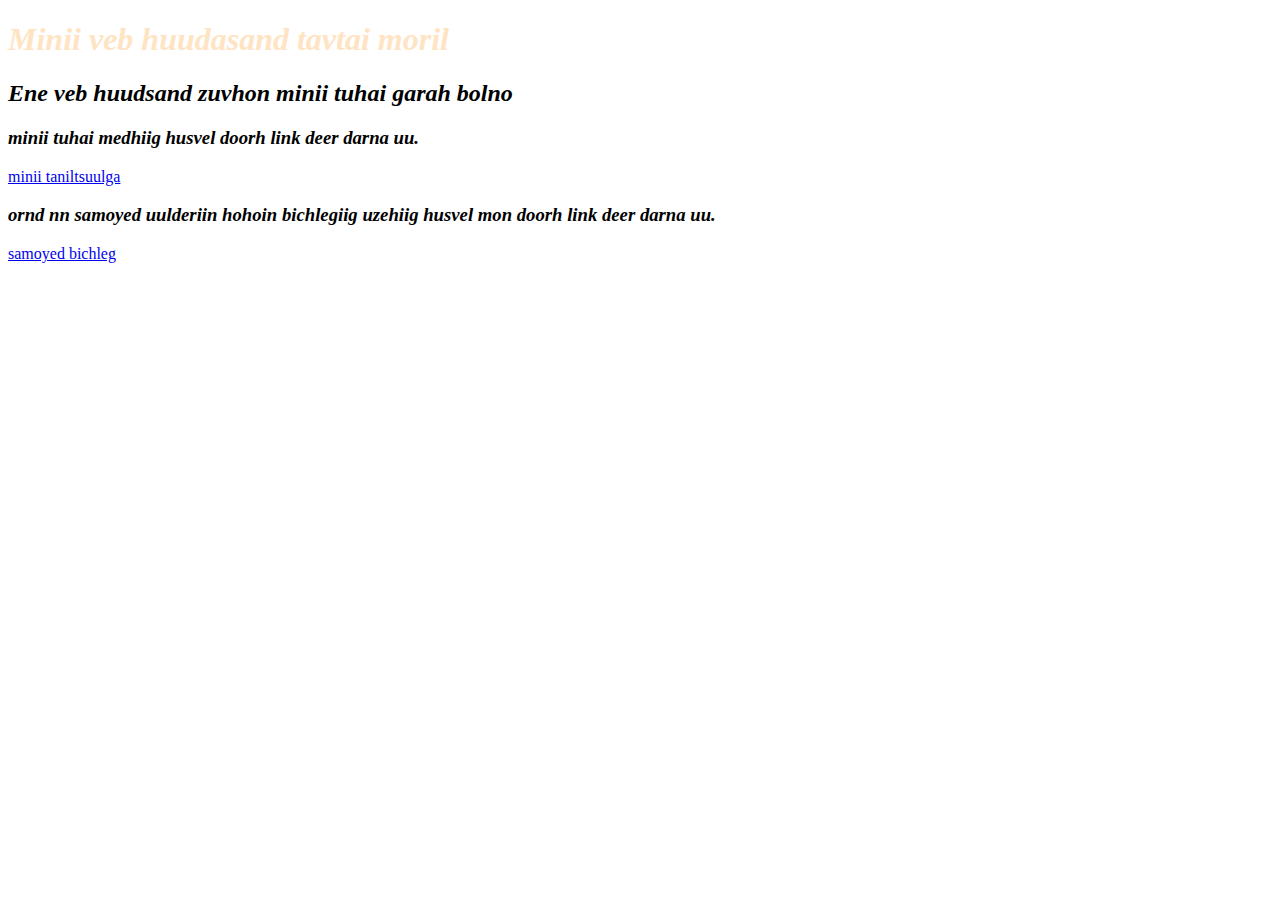
<file: Buyka/buyka/Minii anhnii veb huudas.html>
<!DOCTYPE html>
<html lang="en">
<head>
    <meta charset="UTF-8">
    <meta name="viewport" content="width=device-width, initial-scale=1.0">
    <title></title>
    <link rel="stylesheet" href="style.css">
</head>
<body> <strong><i><h1>Minii veb huudasand tavtai moril</h1></i></strong>
    <strong><i><h2>Ene veb huudsand zuvhon minii tuhai garah bolno</h2></i></strong>
    <strong><i><h3>minii tuhai medhiig husvel doorh link deer darna uu.</h3></i></strong>
    <a href="index.html" target="_blank ">minii taniltsuulga</a>
    <strong><i><h3>ornd nn samoyed uulderiin hohoin bichlegiig uzehiig husvel mon doorh link deer darna uu.</h3></i></strong>
    <a href="https://www.youtube.com/shorts/SdkIDyDOT-o" target="_blank">samoyed bichleg</a>
</body>
</html>
</file>
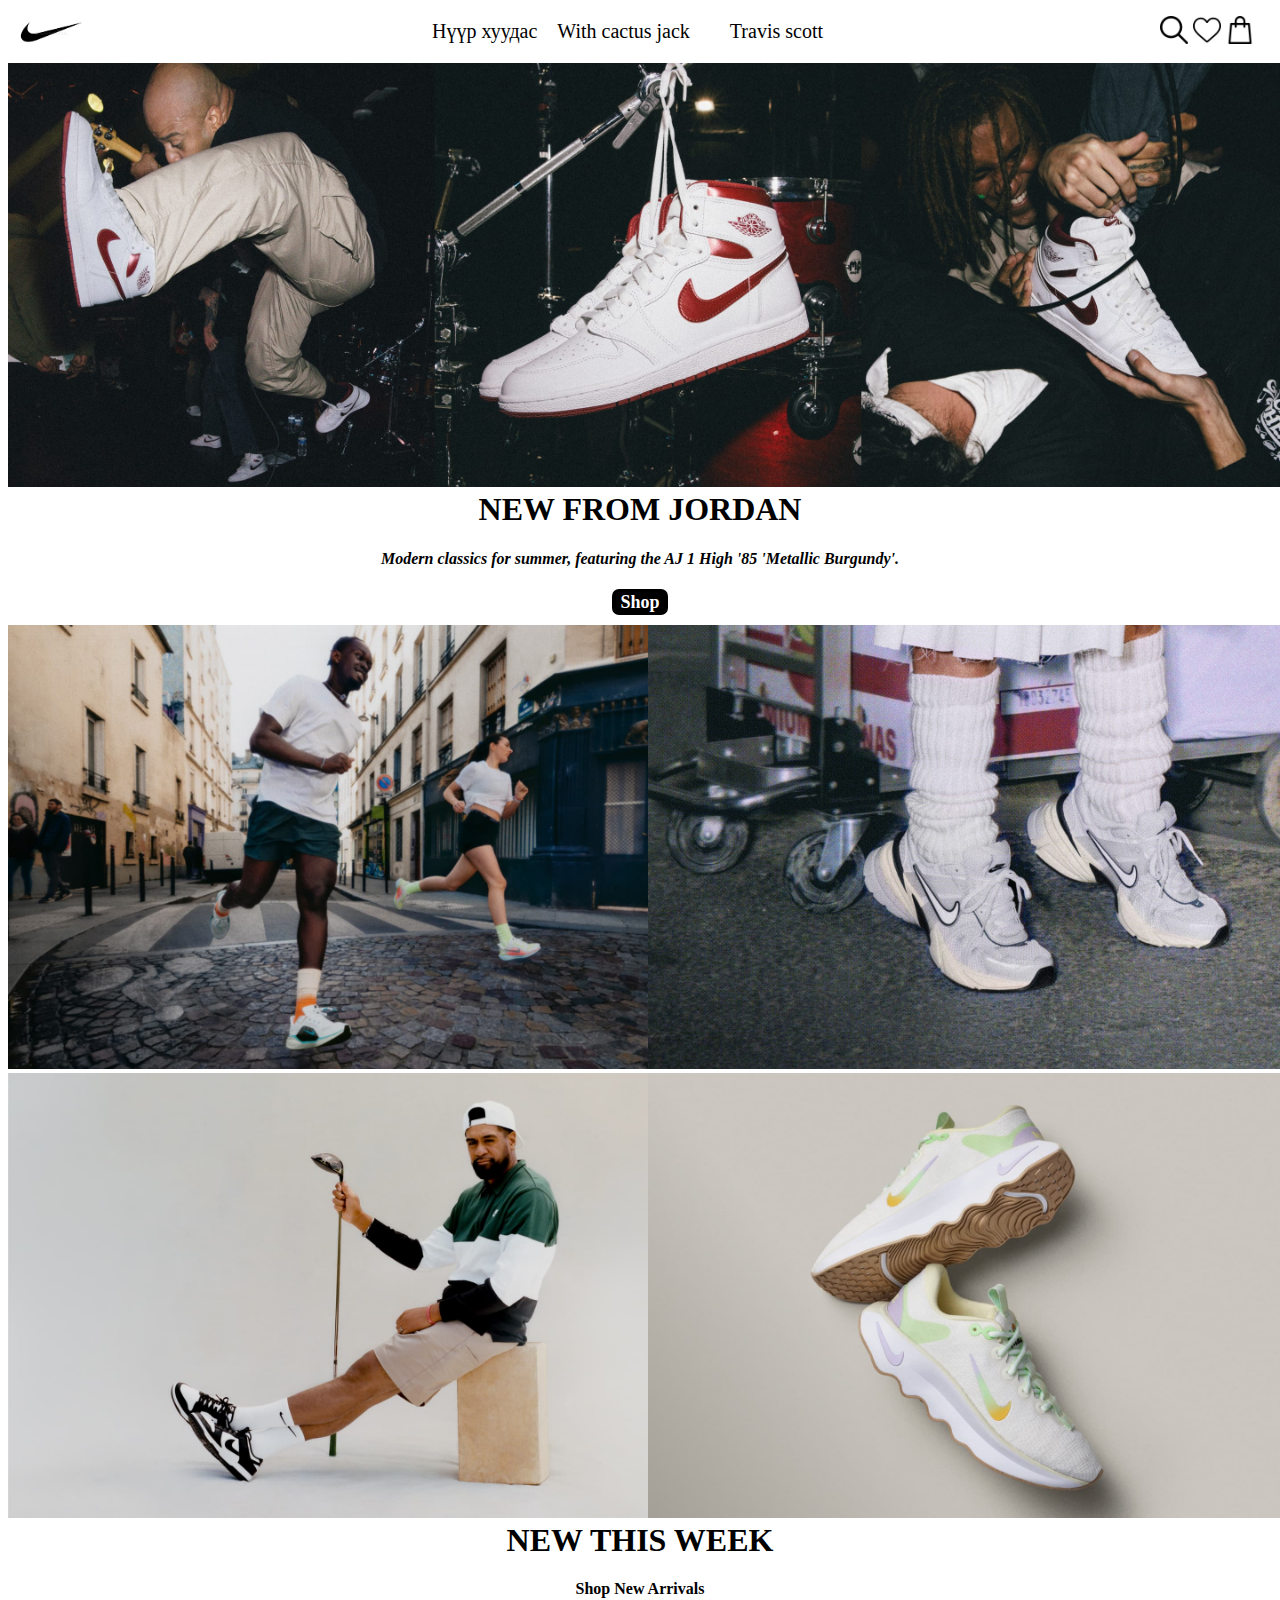
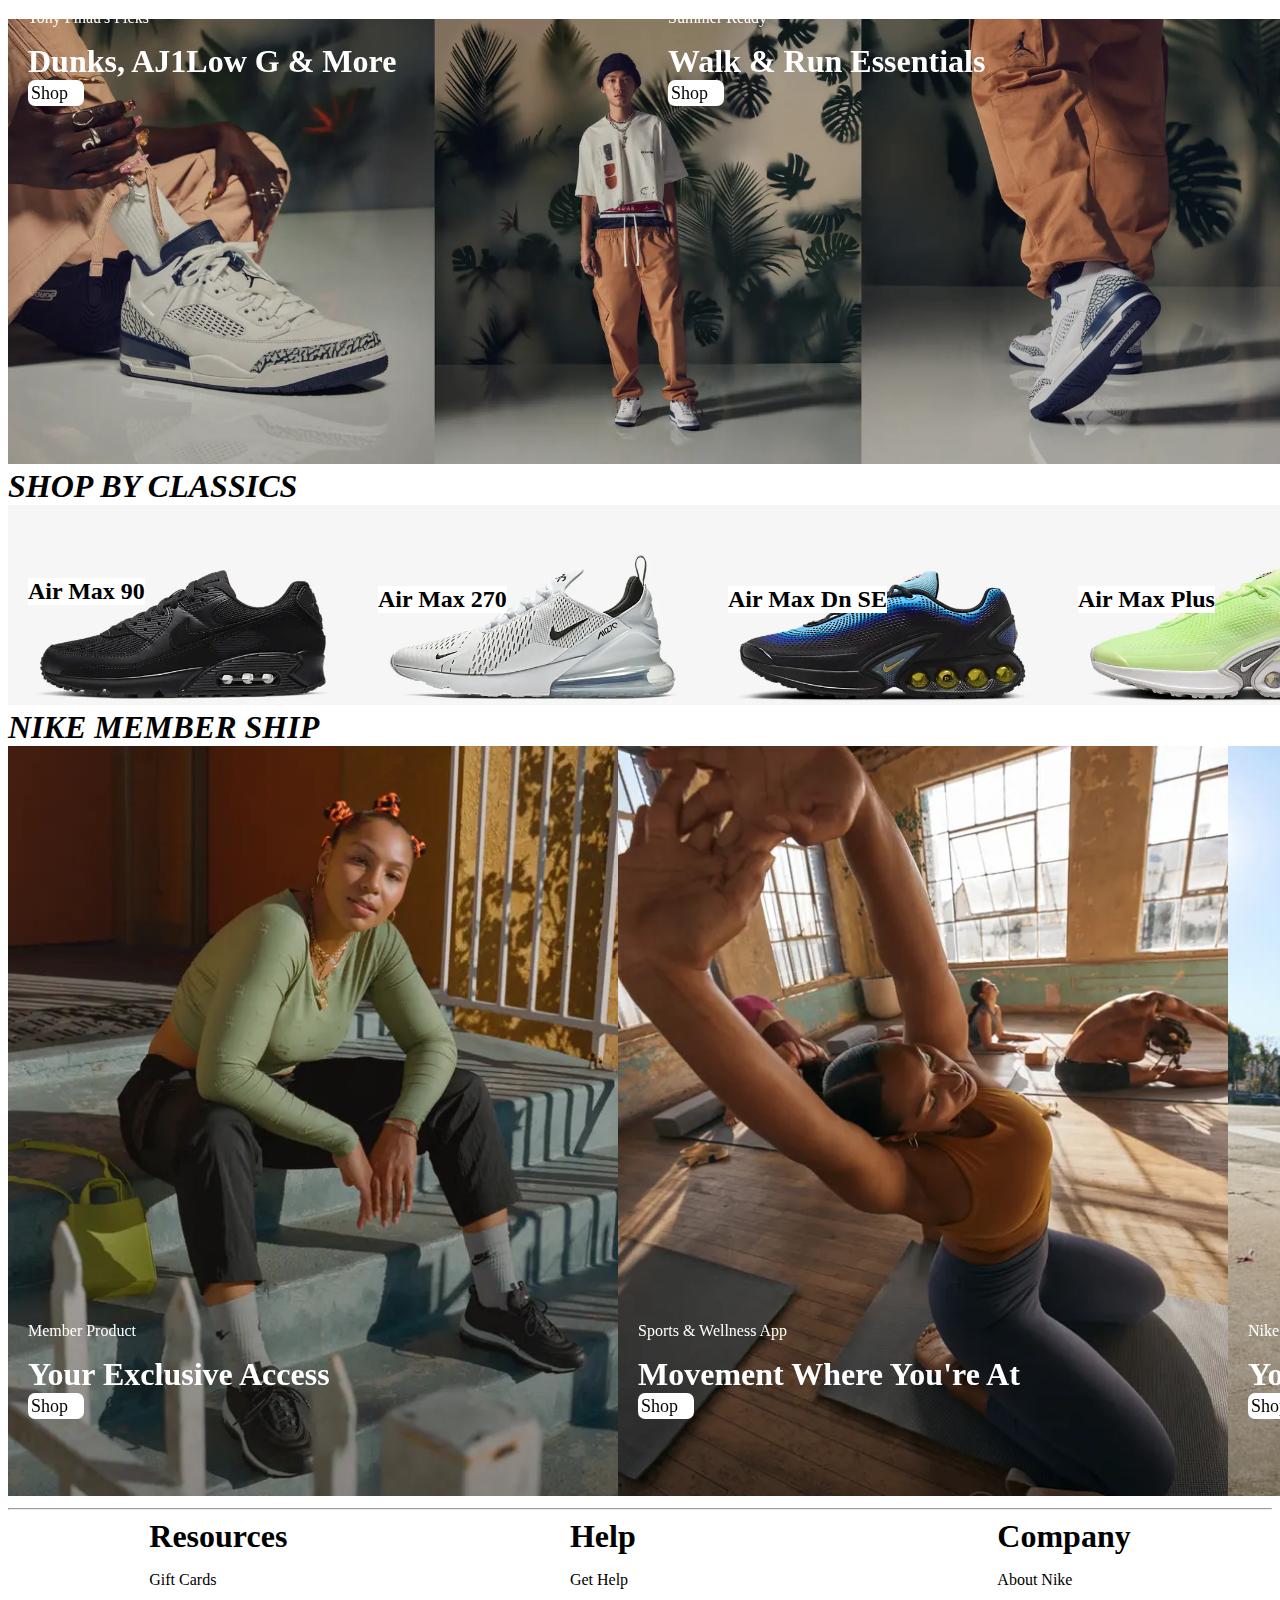
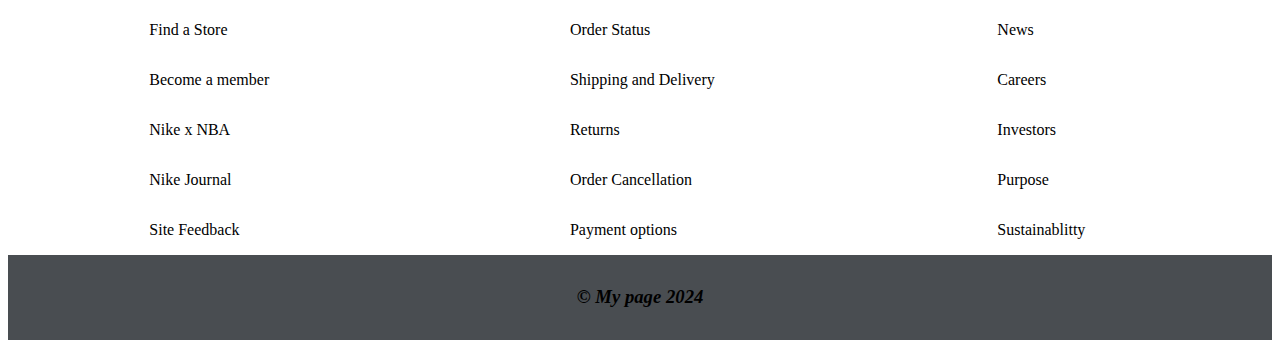
<file: Buyka/buyka/24/6/2024.HTML>
<!DOCTYPE html>
<html lang="en">
  <head>
    <meta charset="UTF-8" />
    <meta name="viewport" content="width=device-width, initial-scale=1.0" />
    <title>Nike / travis</title>
    <link rel="stylesheet" href="STYLE 3.CSS" />
  </head>
  <body>
    <header>
      <div class="container"> 
         <div class="j9"><img src="nike logo.webp" height="50" width="87"></div>  
         <div class="aTag">
        <a  href="6/24/2024.html"><p class="headerText">Нүүр хуудас </p></a>
        <a
          href="https://www.nike.com/launch/t/air-jordan-1-low-travis-scott-black-phantom"
          target="_blank"
          ><p class="headerText">With cactus jack</p>
          </a
        >
        <a
          href="https://stockx.com/nike-sb-dunk-low-travis-scott"
          target="_blank"></a><p class="headerText">  Travis scott</p>
        </a></div>
          <div class="ggh">
        <div class="j3"><img src="search.png"height="28" width="28" ></div>
        <div class="k1"><img src="heart.png" height="28" width="28"></div>
        <div class="k2"><img src="shop.png" height="28" width="28"></div>
      </div>
      </div>  
     </header>
    <main>
      <div class="hereg4"><img class="imgg" src="nike-just-do-it (1).jpg" alt="" /></div>
      <div class="textHuree"> 
      <h1> <strong> NEW FROM JORDAN </strong></h1>
      <h4> <i>Modern classics for summer, featuring the AJ 1 High '85 'Metallic Burgundy'. </i></h4>  
      <div><h2  class="df">Shop</h2></div> 
      </div>
  <div>
      <div class="g1"> 
      <div class="relative"><div><img class="card-img" src="nike1.jpg" > <DIV class="absolute"><P>Latest in Running</P><h1> Nike Pegasus 41 </h1><Div class="dkl">Shop</Div> </DIV></div></div>
      
    <div class="relative">  <div> <img class="card-img" src="nike2.jpg"> <div class="absolute"><p>Trending</p><h1>V2K Run, Vomero & More</h1> <div class="dkl">Shop</div></div></div></div> 
      </div>
    
      <div class="jk">
      <DIV class="relative"><img class="card-img" src="nike3.jpg" ><div class="absolute"><p>Tony Finau's Picks</p> <h1>Dunks, AJ1Low G & More</h1> <div class="dkl">Shop</div></div></DIV> 
        <div class="relative"><img class="card-img" src="nike4.jpg" ><div class="absolute"> <p>Summer Ready</p> <h1>Walk & Run Essentials</h1> <div class="dkl">Shop</div></div> </div></div>
       <div class="center">
        <div class="hl"><strong><h1>NEW THIS WEEK</h1></strong></div>
         <div><h4>Shop New Arrivals</h4></div></div>
         <div><img   class="nmnm" src="nike5.jpg"></div>
         <div><strong><h1><i>SHOP BY CLASSICS</i></h1></strong></div>
<div class="hs2">
<div class="relative2"><img class="s1" src="sneakers-1.png" height="200" width="350"><div class="absolute2"><h2><strong><p>Air Max 90</p></strong></h2></div></div>


<div class="relative2"><img class="s1" src="sneakers-2.png" height="200" width="350"><div class="absolute2"><p><h2><strong>Air Max 270</strong></h2></p></div></div>


<div class="relative2"><img class="s1" src="sneakers-3.png"  height="200" width="350"><div class="absolute2"><p><h2><strong>Air Max Dn SE</strong></h2></p></div></div>


<div class="relative2"><div><img class="s1" src="sneakers-4.png"  height="200" width="350"><div class="absolute2"><p><h2><strong>Air Max Plus</strong></h2></p></div></div></div>


</div>
<div><strong><h1><i>NIKE MEMBER SHIP</i></h1></strong></div>
  <div class="fdfd">
<div class="relative3"><div><img src="nike6.jpg" height="750" width="610"><div class="absolute3"> <p>Member Product</p><h1>Your Exclusive Access</h1><div class="dkl">Shop</div></div> </div></div>
<div class="relative3"><div><img src="nike7.jpg" height="750" width="610"> <div class="absolute3"><p>Sports & Wellness App</p><h1>Movement Where You're At</h1><div class="dkl">Shop</div></div></div></div>
 <div class="relative3"><div><img src="nike8.jpg" height="750" width="610"><div class="absolute3"><p>Nike By You </p><h1>Your Customization Service</h1><div class="dkl">Shop</div></div></div></div>
         </div>
         <hr>
          <div class="fffh">
        <div class="bosoo">
          <h1>Resources
          </h1>
          <p>  Gift Cards</p>
<p>    Find a Store</p>
<p>  Become a member</p>
<p>     Nike x NBA</p>
<p> Nike Journal</p>
<p>  Site Feedback</p>
   </div>
      <div class="bosoo">
        <h1>Help</h1>
<p> Get Help</p>
<p> Order Status</p>
<p>  Shipping and Delivery</p>
<p> Returns</p>
<p>  Order Cancellation</p>
<p>Payment options</p>
      </div>
      <div class="bosoo">
        <h1>Company</h1>
<p>       About Nike</p>
<p>   News</p>
<p>   Careers</p>
<p>  Investors</p>
<p>     Purpose</p>
<p> Sustainablitty</p>
 </div>
      </div>
    </main>
    <footer>   
     
      <div class="hi">
        <strong
          ><i><h3>&copy; My page 2024</h3></i></strong
        >
      </div>
    </footer>
  </body>
</html>
</file>
<file: Buyka/buyka/style.css>
h1{color: bisque;}
.oorchlolt1 {font-size: 30px};
#ner2 {color: rgb(102, 0, 255);}
</file>
<file: Buyka/buyka/24/6/STYLE 3.CSS>
h2 {
  background-color: rgb(255, 255, 255);
  text-align: center;
  margin: 0;
}
div {
  text-decoration: none;
  color: rgb(0, 0, 0);

  margin: 0;
  /* text-align: center; */
}
.link {
  text-align: center;
}
div a{
  text-decoration: none;
  color: black;
}
.hi {
  background-color: rgb(73, 77, 81);
  padding: 1vw;
  text-align: center;
}
.h89{
  background-color: blanchedalmond;
  text-align: center;
}
header{
  position: fixed;
  width: 100vw;
}
.imgg{
  margin-top: 35px;
  width: 100vw;
}
.hereg4{
width: 100vw;
}
.df{
  height: 20px;
  width: 50px;
  background-color: black;
  color: white;
  border-radius: 7px;
  font-size: 18px;
  padding: 3px;
  margin-bottom: 10px;
 
}
.dkl{ height: 20px;
  width: 50px;
  background-color: rgb(255, 255, 255);
  color: rgb(0, 0, 0);
  border-radius: 7px;
  font-size: 18px;
  padding: 3px;
  margin-bottom: 10px;}
.open{
  background-color: rgb(204, 255, 0);
}
.textHuree{
  display: flex;
  flex-direction: column;
align-items: center;
}
.j9{
  display: flex;
  justify-content:start;
  align-items: start;
}
.aTag{
  display: flex;
  gap: 20px;
}
.headerText{
  font-size: 20px;
  
}
.jk{
  display: flex;
}
.center{
  display: flex;
  flex-direction: column;
align-items: center;
}
.j3{
  display: flex;
  justify-content:end;
  align-items: start;
}
.relative2{
  position: relative;
}
.absolute2{
  position: absolute;
  left: 20px;
  bottom: 80px;
  color: black;
}
.relative3{
  position: relative;
}
.absolute3{
  position: absolute;
  top: 560px;
  left: 20px;
  color: rgb(255, 255, 255);
}
h1{
  margin: 0;
}
.container{
  display: flex;
  justify-content: space-between;
  align-items: center; 
  background-color: rgb(255, 255, 255);
  margin: 0vw;
}
header{
top: 0;
}
.bosoo{
  display: flex;
  flex-direction: column;
}
.g1{
  display: flex;
 
}

.g2{
  display: flex;
}
.fdfd{
  display: flex;
  width: 100vw;
}
.fffh{
  display: flex;
  justify-content: space-around;
}
.dfHuree{
 width: 100vw;
}
.hs2{
  display: flex;
  justify-content: space-between;
  object-fit: cover;
  width: 100vw;
}
.s1{
object-fit: cover;
}

.card-img{
  width: 50vw;
}
.nmnm{
  width: 100vw;
}
.ggh{
display: flex;
margin-right: 34px;
gap: 5px;
margin-block: 0px;
}
.relative{
  position: relative;
}
.absolute{
  position: absolute;
  top: 520px;
  left:20px;
  color: rgb(255, 255, 255);
}
@media screen and (max-width: 480px) {
.hereg4{
  width: 100vw;
  object-fit: cover;

}
.card-img{
  width: 100vw;
}
.imgg{
  width: 100vw;
  height: auto;
}
}
</file>
